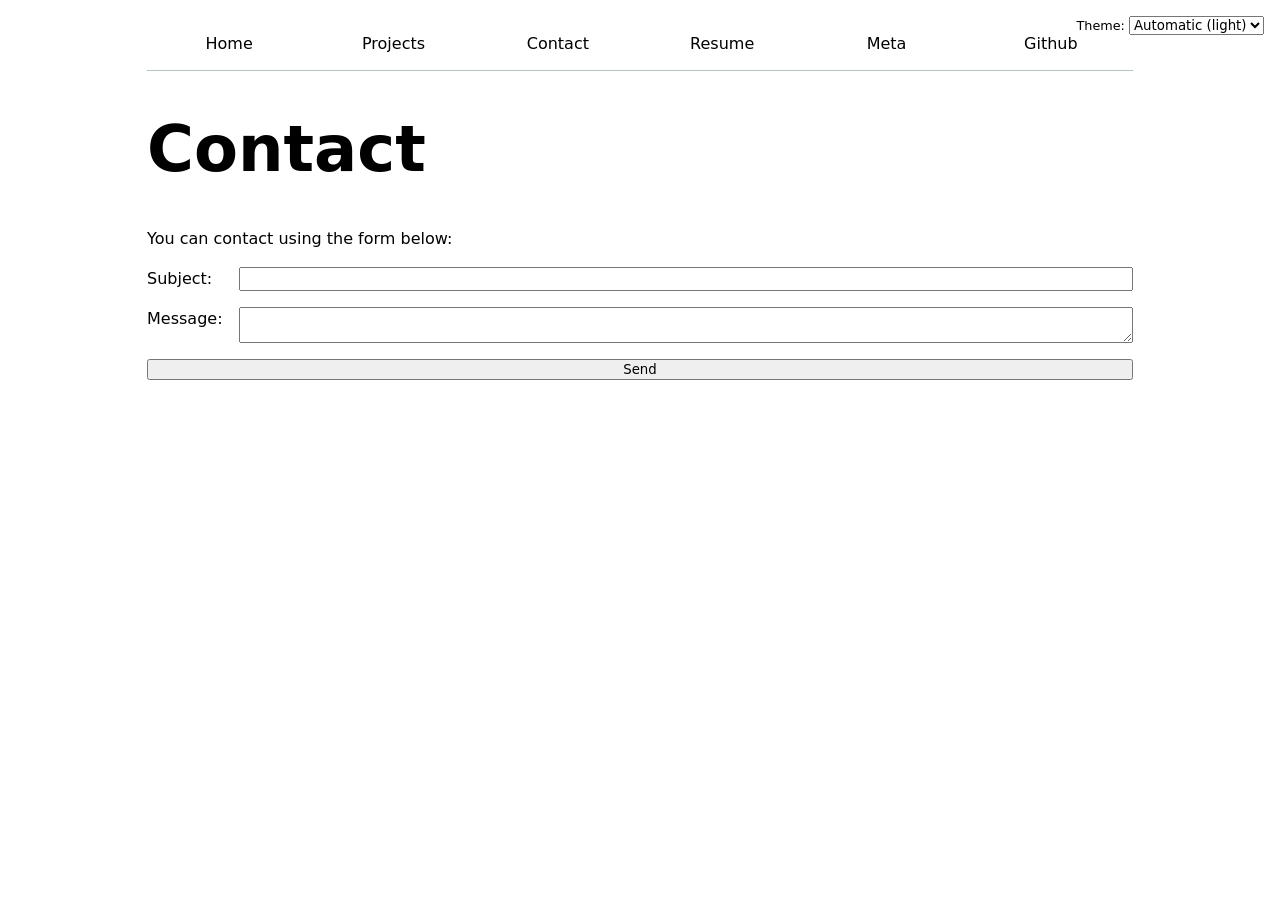
<file: contact/index.html>
<!DOCTYPE html>
<html lang="en">
<head>
    <meta charset="UTF-8">
    <meta name="viewport" content="width=device-width, initial-scale=1.0">
    <title>Contact</title>
    <link rel="stylesheet" href="../style.css">
    <script src="../global.js" type="module"></script>
</head>
<body>

    <h1>Contact</h1>
    <p>
        You can contact using the form below:
    </p>
    <form action="mailto:m1petersen@ucsd.edu">
        <label>
            Subject:
            <input type="text" id="subject" name="subject">
        </label>

        <label>
            Message:
            <textarea id="message" name="body"></textarea>
        </label>

        <button type="submit">Send</button>
    </form>
    
</body>
</html>
</file>
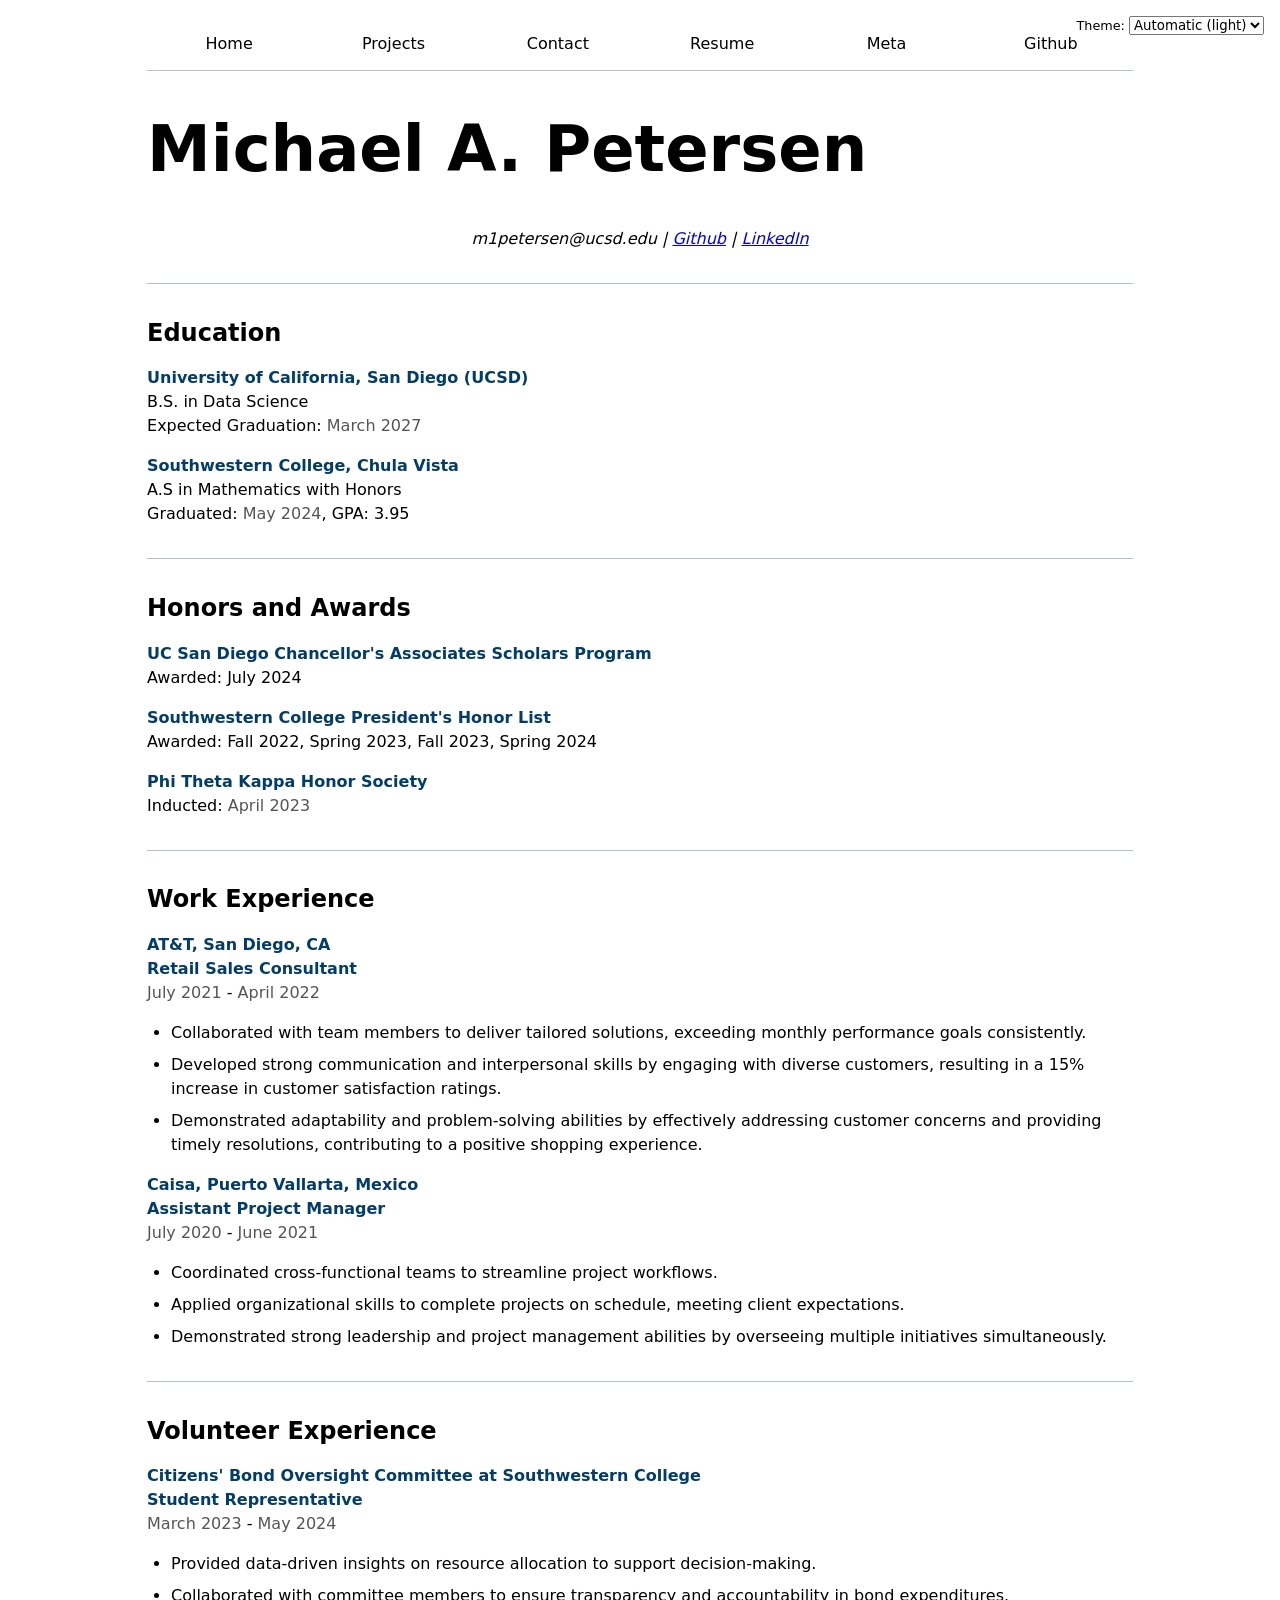
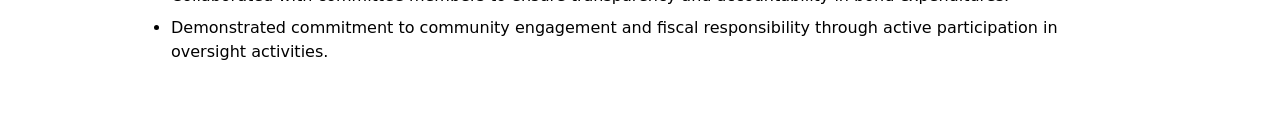
<file: resume/index.html>
<!DOCTYPE html>
<html lang="en">
<head>
    <meta charset="UTF-8">
    <meta name="viewport" content="width=device-width, initial-scale=1.0">
    <title>Resume</title>
    <link rel="stylesheet" href="../style.css">
    <script src="../global.js" type="module"></script>
</head>
<body>

    <h1>Michael A. Petersen</h1>
    <p class="summary">
    m1petersen@ucsd.edu | <a href="https://github.com/m1petersen" target="_blank">Github</a> | <a href="https://linkedin.com/in/michael-petersen-244873212/" target="_blank">LinkedIn</a>
    </p> 
    
    <section>
    <h2>Education</h2>
    <p>
        <b>University of California, San Diego (UCSD) </b><br>
        B.S. in Data Science <br>
        Expected Graduation: <time datetime="2027-03">March 2027</time>
    </p>
    <p>
        <b>Southwestern College, Chula Vista </b><br>
        A.S in Mathematics with Honors<br>
        Graduated: <time datetime="2024-05">May 2024</time>, GPA: 3.95
    </p>
    </section>
    <section>
    <h2>Honors and Awards</h2>
    <p>
        <b> UC San Diego Chancellor's Associates Scholars Program </b><br>
        Awarded: <time datetime="2024-07"></time>July 2024</time><br>
    </p>
    <p>
        <b>Southwestern College President's Honor List</b><br>
        Awarded: Fall 2022, Spring 2023, Fall 2023, Spring 2024<br>
    </p>
    <p>
        <b>Phi Theta Kappa Honor Society</b><br>
        Inducted: <time datetime="2023-04">April 2023</time>
    </p>
    </section>
    <section>
    <h2> Work Experience</h2>
    <p>
        <b> AT&T, San Diego, CA </b><br>
        <b> Retail Sales Consultant</b> <br>
        <time datetime="2021-07">July 2021</time> - <time datetime="2022-04">April 2022</time> <br>
        <ul>
            <li> Collaborated with team members to deliver tailored solutions, exceeding monthly performance goals consistently.</li>
            <li> Developed strong communication and interpersonal skills by engaging with diverse customers, resulting in a 15% increase in customer satisfaction ratings.</li>
            <li> Demonstrated adaptability and problem-solving abilities by effectively addressing customer concerns and providing timely resolutions, contributing to a positive shopping experience.</li>
        </ul>
    </p>
    <p>
        <b> Caisa, Puerto Vallarta, Mexico </b><br>
        <b> Assistant Project Manager</b> <br>
        <time datetime="2020-07">July 2020</time> - <time datetime="2021-06">June 2021</time> <br>
        <ul>
            <li> Coordinated cross-functional teams to streamline project workflows.</li>
            <li> Applied organizational skills to complete projects on schedule, meeting client expectations.</li>
            <li> Demonstrated strong leadership and project management abilities by overseeing multiple initiatives simultaneously.</li>
        </ul>
    </p>
    </section>
    <section>
    <h2>Volunteer Experience</h2>
    <p>
        <b> Citizens' Bond Oversight Committee at Southwestern College </b><br>
        <b> Student Representative</b> <br>
        <time datetime="2023-03">March 2023</time> - <time datetime="2024-05">May 2024</time> <br>
        <ul>
            <li> Provided data-driven insights on resource allocation to support decision-making.</li>
            <li> Collaborated with committee members to ensure transparency and accountability in bond expenditures.</li>
            <li> Demonstrated commitment to community engagement and fiscal responsibility through active participation in oversight activities.</li>
        </ul>
    </p>
    </section>

    
</body>
</html>
</file>
<file: style.css>
:root {
  --color-accent: oklch(35% 0.1 250);
}

html {
  accent-color: var(--color-accent);
  color-scheme: light dark;
}

body {
  font: 100%/1.5 system-ui;
  max-width: 100ch;
  margin-inline: max(1em, (100% - 100ch) / 2);
  padding: 1rem;
}

.color-scheme {
  position: absolute;
  top: 1rem;
  right: 1rem;
  font-size: 80%;
}

nav {
  --border-color: oklch(50% 10% 200 / 40%);
  display: flex;
  margin-bottom: 1rem;
  border-bottom-width: 1px;
  border-bottom-style: solid;
  border-bottom-color: var(--border-color);
}

nav a {
  flex: 1;
  text-decoration: none;
  color: inherit;
  text-align: center;
  padding: 0.5em;
  border-bottom: 0.4em solid transparent;
}

nav a:hover {
  border-bottom-color: var(--color-accent);
  background-color: color-mix(in oklch, var(--color-accent), canvas 85%);
}

.current {
  font-weight: bold;
  border-bottom-width: 0.4em;
  border-bottom-style: solid;
  border-bottom-color: var(--border-color);
  padding-bottom: 0.1em;  
}

input, textarea, button, select {
  font-family: inherit;
}

form {
  display: grid;
  grid-template-columns: auto 1fr;
  gap: 1em;
}

form label {
  grid-column: 1 / -1;
  display: grid;
  grid-template-columns: subgrid;
}

button {
  grid-column: 1 / -1;
}

.projects {
  display: grid;
  grid-template-columns: repeat(auto-fill, minmax(15em, 1fr));
  gap: 1em;
}

.projects article {
  display: grid;
  grid-row: span 3;
  grid-template-rows: subgrid;
  gap: 1em;
}

.projects article h2 {
  margin: 0;
}

h1, h2, h3, h4, h5, h6 {
  line-height: 1.1;
  text-wrap: balance;
}

h1 {
  font-size: 400%;
}

.summary {
  text-align: center;
  font-style: italic;
  margin-bottom: 2rem;
}

section {
  border-top: 1px solid oklch(80% 3% 200);
  padding-block: 1rem;
}

time {
  color: oklch(45% 0% 0);
  font-variant-numeric: tabular-nums;
}

ul {
  padding-inline-start: 1.5rem;
  margin-top: 0.5rem;
}

li {
  margin-bottom: 0.5rem;
}

section b {
  color: oklch(35% 0.1 250);
}

#profile-stats dl {
  display: grid;
  grid-template-columns: repeat(4, 1fr);
  gap: 1rem;
}

#profile-stats dt {
  grid-row: 1;
  font-weight: bold;
}

#profile-stats dd {
  grid-row: 2;
  margin: 0;
}

/* Project Year Styling */
.project-year {
  font-family: Baskerville, serif;
  font-variant-numeric: oldstyle-nums;
  color: gray;
  margin-top: 0.5rem;
}

/*SVG Pie Plot Styling */
#projects-pie-plot {
  max-width: 20em;
  margin-block: 2em;

  overflow: visible;
}

/* Legend Styling */
.legend {
  flex: 1;

  display: grid;
  grid-template-columns: repeat(auto-fill, minmax(9em, 1fr));
  gap: 1.5rem;

  border: 1px solid #ccc;
  padding: 1.5rem;
  margin: 2rem 0;

  list-style: none;
  background-color: #f9f9f9;
}

.legend-item {
  display: flex;
  align-items: center;
  gap: 0.5rem;
}

.swatch {
  width: 1em;
  aspect-ratio: 1 / 1;
  background-color: var(--color);
  border-radius: 50%;
  display: inline-block;
}

/* Layout Container */
.container {
  display: flex;
  align-items: center; 
  gap: 2rem;
}

/* Search Bar */
.searchBar {
  display: block;
  width: 100%;
  padding: 0.75rem;
  margin-bottom: 2rem;
  font-size: 1rem;
  border: 1px solid #ccc;
  border-radius: 4px;
}

/* Pie Chart Interactivity */

svg:has(path:hover) path:not(:hover) {
  opacity: 0.5;
}

path {
  transition: 300ms;
  cursor: pointer;
}

.selected {
  --color: oklch(60% 45% 0) !important;
}

path.selected {
  fill: var(--color);
}

/* Meta Stats Display */
.stats {
  display: grid;
  grid-template-columns: repeat(6, 1fr);
  gap: 1rem;
  margin-bottom: 2rem;
}

.stats dt {
  grid-row: 1;
  font-weight: bold;
}

.stats dd {
  grid-row: 2;
  margin: 0;
}

/* Scatterplot Gridlines */
#chart {
  margin-top: 2rem;
}

.gridlines line {
  stroke-opacity: 0.3;
  stroke-dasharray: 4 4;
}

.gridlines path {
  display: none; 
}

/* Tooltip Styling  */

dl.info {
  display: grid;
  grid-template-columns: max-content 1fr;
  gap: 0.25em 1em;
  margin: 0;
  
  transition-duration: 500ms;
  transition-property: opacity, visibility;
}

dl.info dt {
  color: var(--color-text-muted, #666);
  font-weight: normal;
  font-size: 0.9em;
}

dl.info dd {
  margin: 0;
  font-weight: bold;
}

.tooltip {
  position: fixed;
  top: 1em;
  left: 1em;
  
  background-color: rgba(255, 255, 255, 0.85);
  box-shadow: 0 8px 16px rgba(0, 0, 0, 0.15);
  border-radius: 8px;
  backdrop-filter: blur(8px);
  padding: 1rem;
  z-index: 1000;
}

dl.info[hidden]:not(:hover, :focus-within) {
  opacity: 0;
  visibility: hidden;
}

circle {
  transition: 200ms;
  transform-origin: center;
  transform-box: fill-box;
}

circle:hover {
  transform: scale(1.5);
}

/* Brush Styling */
@keyframes marching-ants {
  to {
    stroke-dashoffset: -8;
  }
}

.selection {
  fill-opacity: 0.1;
  stroke: black;
  stroke-opacity: 0.7;
  stroke-dasharray: 5 3;
  animation: marching-ants 2s linear infinite;
}

circle.selected {
  fill: #ff6b6b;
}

.projects img {
  width: 100%;
  height: 200px;
  object-fit: cover;
  border-radius: 8px;
}

/* Scatterplot Dot Animations */
circle {
  transform-origin: center;
  transform-box: fill-box;
  transition: all 200ms, r calc(var(--r) * 100ms);
  
  @starting-style {
    r: 0;
  }
}

circle:hover {
  transform: scale(1.5);
}

#commit-progress {
  width: 580px; 
  margin: 0 1rem; 
}

/* File Unit Visualization */

#files {
  display: grid;
  grid-template-columns: 1fr 4fr;

  > div {
    grid-column: 1 / -1;
    display: grid;
    grid-template-columns: subgrid;
  }

  dt {
    grid-column: 1;
  }

  dd {
    grid-column: 2;
    display: flex;
    flex-wrap: wrap;
    align-items: start;
    align-content: start;
    gap: 0.15em;
    padding-top: 0.6em;
    margin-left: 0;
  }
}

.loc {
  display: flex;
  width: 0.5em;
  aspect-ratio: 1;
  background: var(--color, steelblue); 
  border-radius: 50%;
}

/* Scrollytelling Layout */
#scrolly-1, #scrolly-2 {
  position: relative;
  display: flex;
  gap: 1rem;
  margin-top: 2rem;
}

#scrolly-1 > *, #scrolly-2 > * {
  flex: 1;
}

#scatter-story, #file-story {
  position: relative;
}

#scatter-plot, #file-plot {
  position: sticky;
  top: 0;
  left: 0;
  bottom: auto;
  height: auto; 
  max-height: 90vh;
  overflow: visible;
}

.step {
  padding-bottom: 200px;
  margin-bottom: 2rem;
  opacity: 0.2;
  transition: opacity 300ms;
}

.step.is-active {
  opacity: 1;
}
</file>
